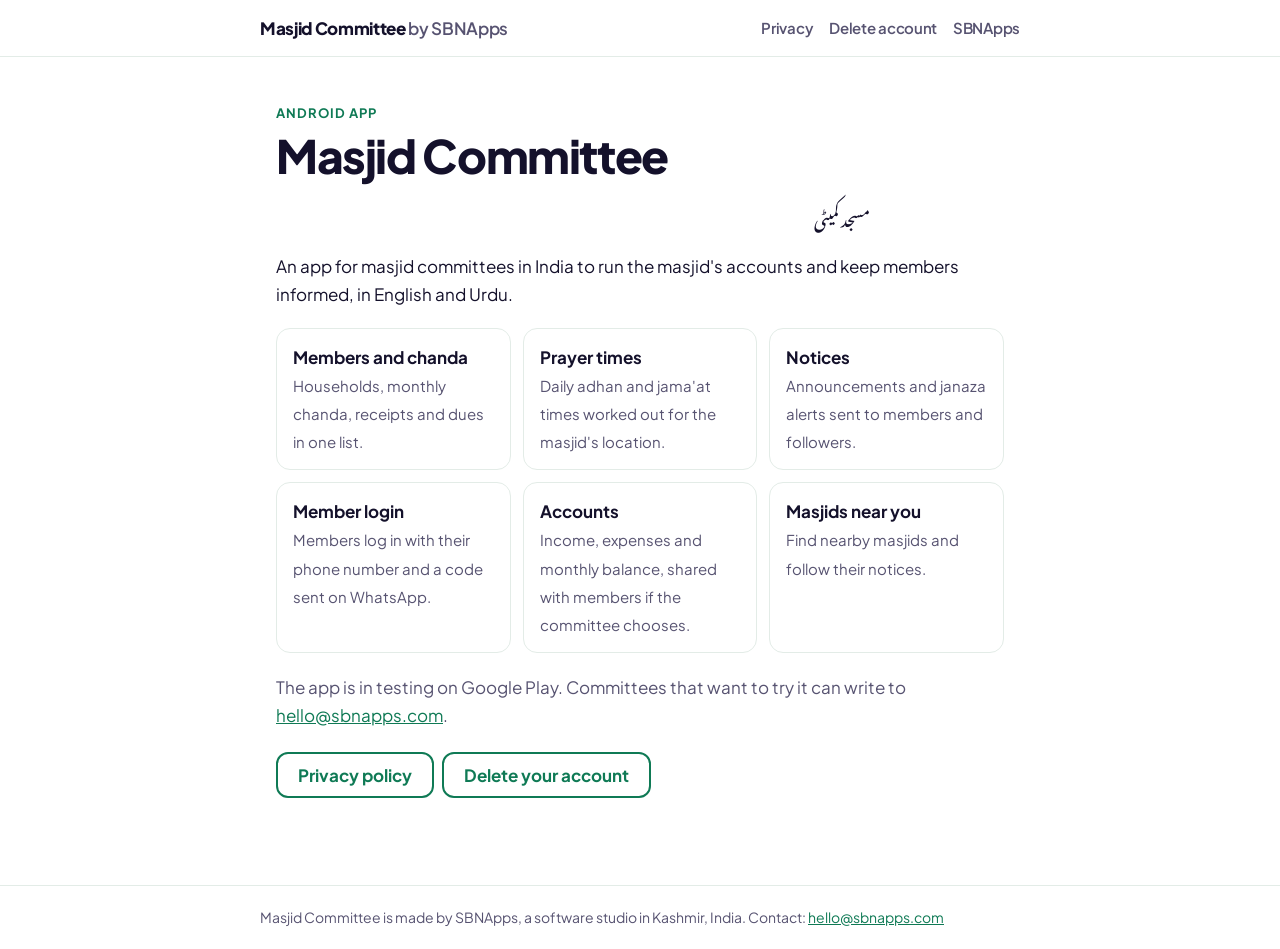
<file: masjid-committee/index.html>
<!DOCTYPE html>
<html lang="en">
<head>
<title>Masjid Committee app</title>
<meta name="description" content="Masjid Committee: members, chanda, receipts, prayer times and notices for masjid committees, in English and Urdu.">
<meta charset="UTF-8">
<meta name="viewport" content="width=device-width,initial-scale=1,viewport-fit=cover">
<link rel="preconnect" href="https://fonts.googleapis.com">
<link rel="preconnect" href="https://fonts.gstatic.com" crossorigin>
<link href="https://fonts.googleapis.com/css2?family=Plus+Jakarta+Sans:wght@400;600;700;800&family=Noto+Nastaliq+Urdu:wght@500&display=swap" rel="stylesheet">
<link rel="stylesheet" href="/masjid-committee/mc.css">
</head>
<body>
<header class="top"><div class="in"><a href="/masjid-committee/">Masjid Committee <span class="mute" style="font-weight:600">by SBNApps</span></a><nav><a href="/masjid-committee/privacy/">Privacy</a><a href="/masjid-committee/delete-account/">Delete account</a><a href="/">SBNApps</a></nav></div></header>
<main>
<span class="kick">Android app</span>
<h1>Masjid Committee</h1>
<p class="ur" lang="ur">مسجد کمیٹی</p>
<p>An app for masjid committees in India to run the masjid's accounts and keep members informed, in English and Urdu.</p>
<div class="feat">
<div><b>Members and chanda</b><span>Households, monthly chanda, receipts and dues in one list.</span></div>
<div><b>Prayer times</b><span>Daily adhan and jama'at times worked out for the masjid's location.</span></div>
<div><b>Notices</b><span>Announcements and janaza alerts sent to members and followers.</span></div>
<div><b>Member login</b><span>Members log in with their phone number and a code sent on WhatsApp.</span></div>
<div><b>Accounts</b><span>Income, expenses and monthly balance, shared with members if the committee chooses.</span></div>
<div><b>Masjids near you</b><span>Find nearby masjids and follow their notices.</span></div>
</div>
<p class="mute">The app is in testing on Google Play. Committees that want to try it can write to <a href="mailto:hello@sbnapps.com">hello@sbnapps.com</a>.</p>
<p><a class="btn ghost" href="/masjid-committee/privacy/">Privacy policy</a><a class="btn ghost" href="/masjid-committee/delete-account/">Delete your account</a></p>
</main>
<footer><div class="in">Masjid Committee is made by SBNApps, a software studio in Kashmir, India. Contact: <a href="mailto:hello@sbnapps.com">hello@sbnapps.com</a></div></footer>
</body>
</html>
</file>
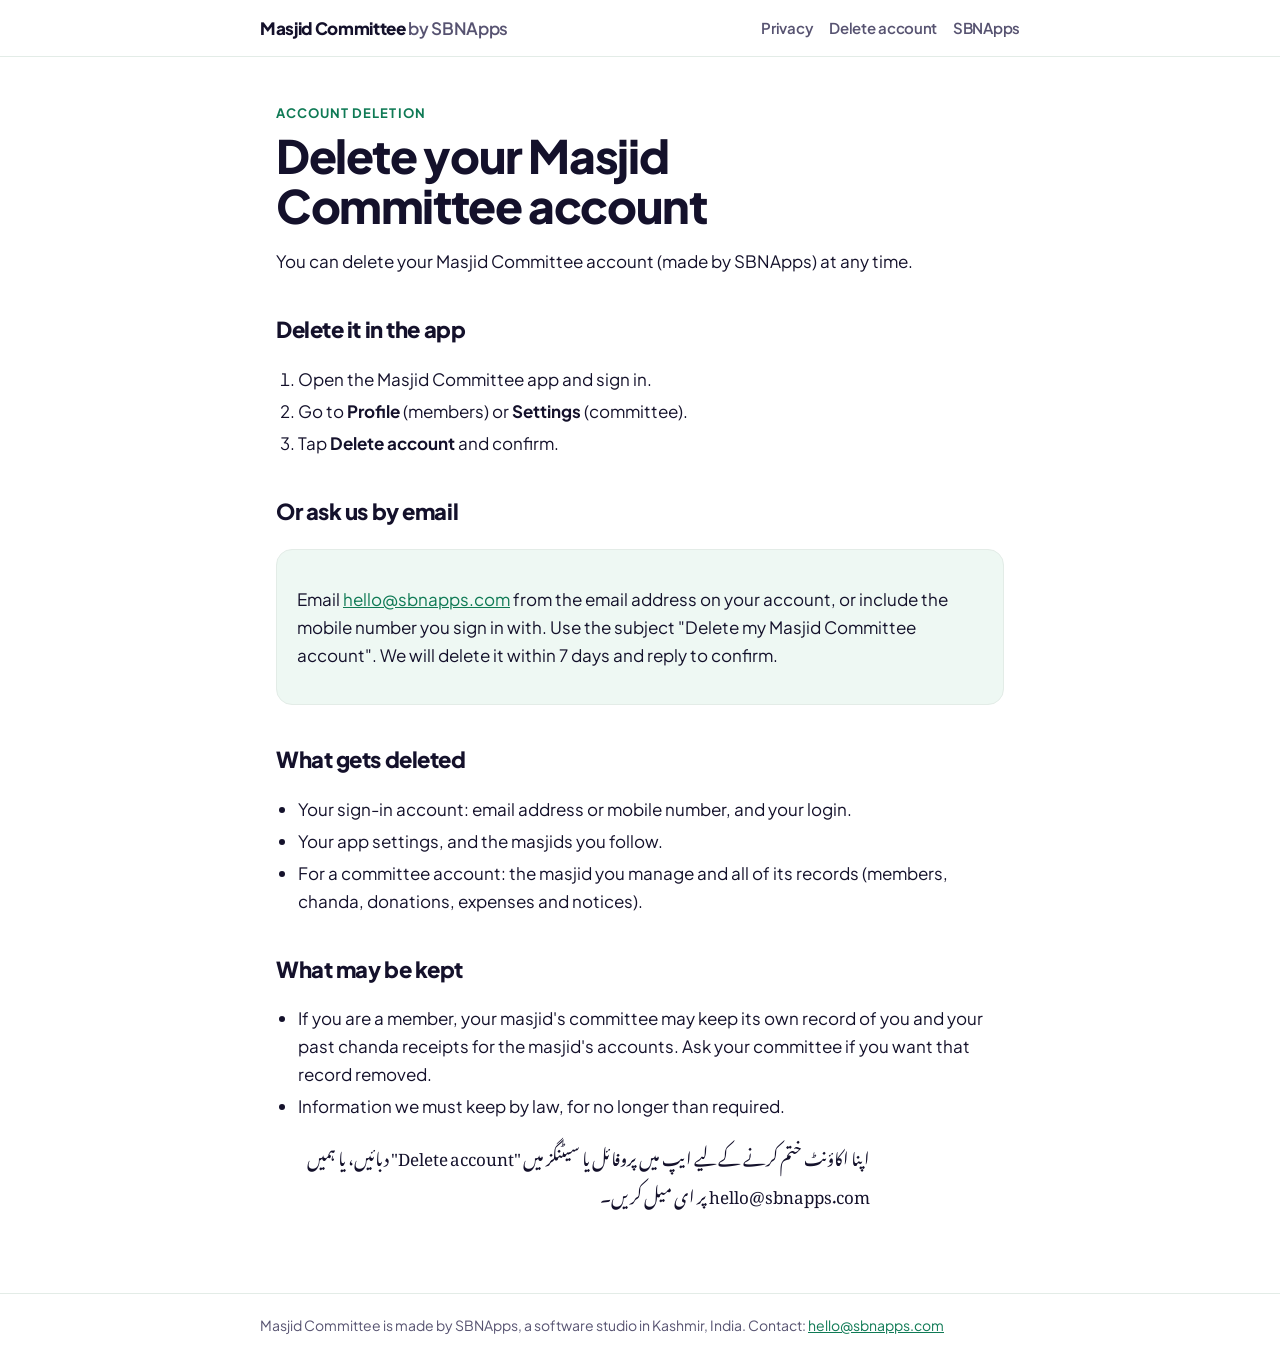
<file: masjid-committee/delete-account/index.html>
<!DOCTYPE html>
<html lang="en">
<head>
<title>Delete your Masjid Committee account</title>
<meta name="description" content="How to delete your Masjid Committee account and what happens to your data.">
<meta charset="UTF-8">
<meta name="viewport" content="width=device-width,initial-scale=1,viewport-fit=cover">
<link rel="preconnect" href="https://fonts.googleapis.com">
<link rel="preconnect" href="https://fonts.gstatic.com" crossorigin>
<link href="https://fonts.googleapis.com/css2?family=Plus+Jakarta+Sans:wght@400;600;700;800&family=Noto+Nastaliq+Urdu:wght@500&display=swap" rel="stylesheet">
<link rel="stylesheet" href="/masjid-committee/mc.css">
</head>
<body>
<header class="top"><div class="in"><a href="/masjid-committee/">Masjid Committee <span class="mute" style="font-weight:600">by SBNApps</span></a><nav><a href="/masjid-committee/privacy/">Privacy</a><a href="/masjid-committee/delete-account/">Delete account</a><a href="/">SBNApps</a></nav></div></header>
<main>
<span class="kick">Account deletion</span>
<h1>Delete your Masjid Committee account</h1>
<p>You can delete your Masjid Committee account (made by SBNApps) at any time.</p>

<h2>Delete it in the app</h2>
<ol>
<li>Open the Masjid Committee app and sign in.</li>
<li>Go to <b>Profile</b> (members) or <b>Settings</b> (committee).</li>
<li>Tap <b>Delete account</b> and confirm.</li>
</ol>

<h2>Or ask us by email</h2>
<div class="box">
<p>Email <a href="mailto:hello@sbnapps.com?subject=Delete%20my%20Masjid%20Committee%20account">hello@sbnapps.com</a> from the email address on your account, or include the mobile number you sign in with. Use the subject "Delete my Masjid Committee account". We will delete it within 7 days and reply to confirm.</p>
</div>

<h2>What gets deleted</h2>
<ul>
<li>Your sign-in account: email address or mobile number, and your login.</li>
<li>Your app settings, and the masjids you follow.</li>
<li>For a committee account: the masjid you manage and all of its records (members, chanda, donations, expenses and notices).</li>
</ul>

<h2>What may be kept</h2>
<ul>
<li>If you are a member, your masjid's committee may keep its own record of you and your past chanda receipts for the masjid's accounts. Ask your committee if you want that record removed.</li>
<li>Information we must keep by law, for no longer than required.</li>
</ul>

<p class="ur" lang="ur">اپنا اکاؤنٹ ختم کرنے کے لیے ایپ میں پروفائل یا سیٹنگز میں "Delete account" دبائیں، یا ہمیں hello@sbnapps.com پر ای میل کریں۔</p>
</main>
<footer><div class="in">Masjid Committee is made by SBNApps, a software studio in Kashmir, India. Contact: <a href="mailto:hello@sbnapps.com">hello@sbnapps.com</a></div></footer>
</body>
</html>
</file>
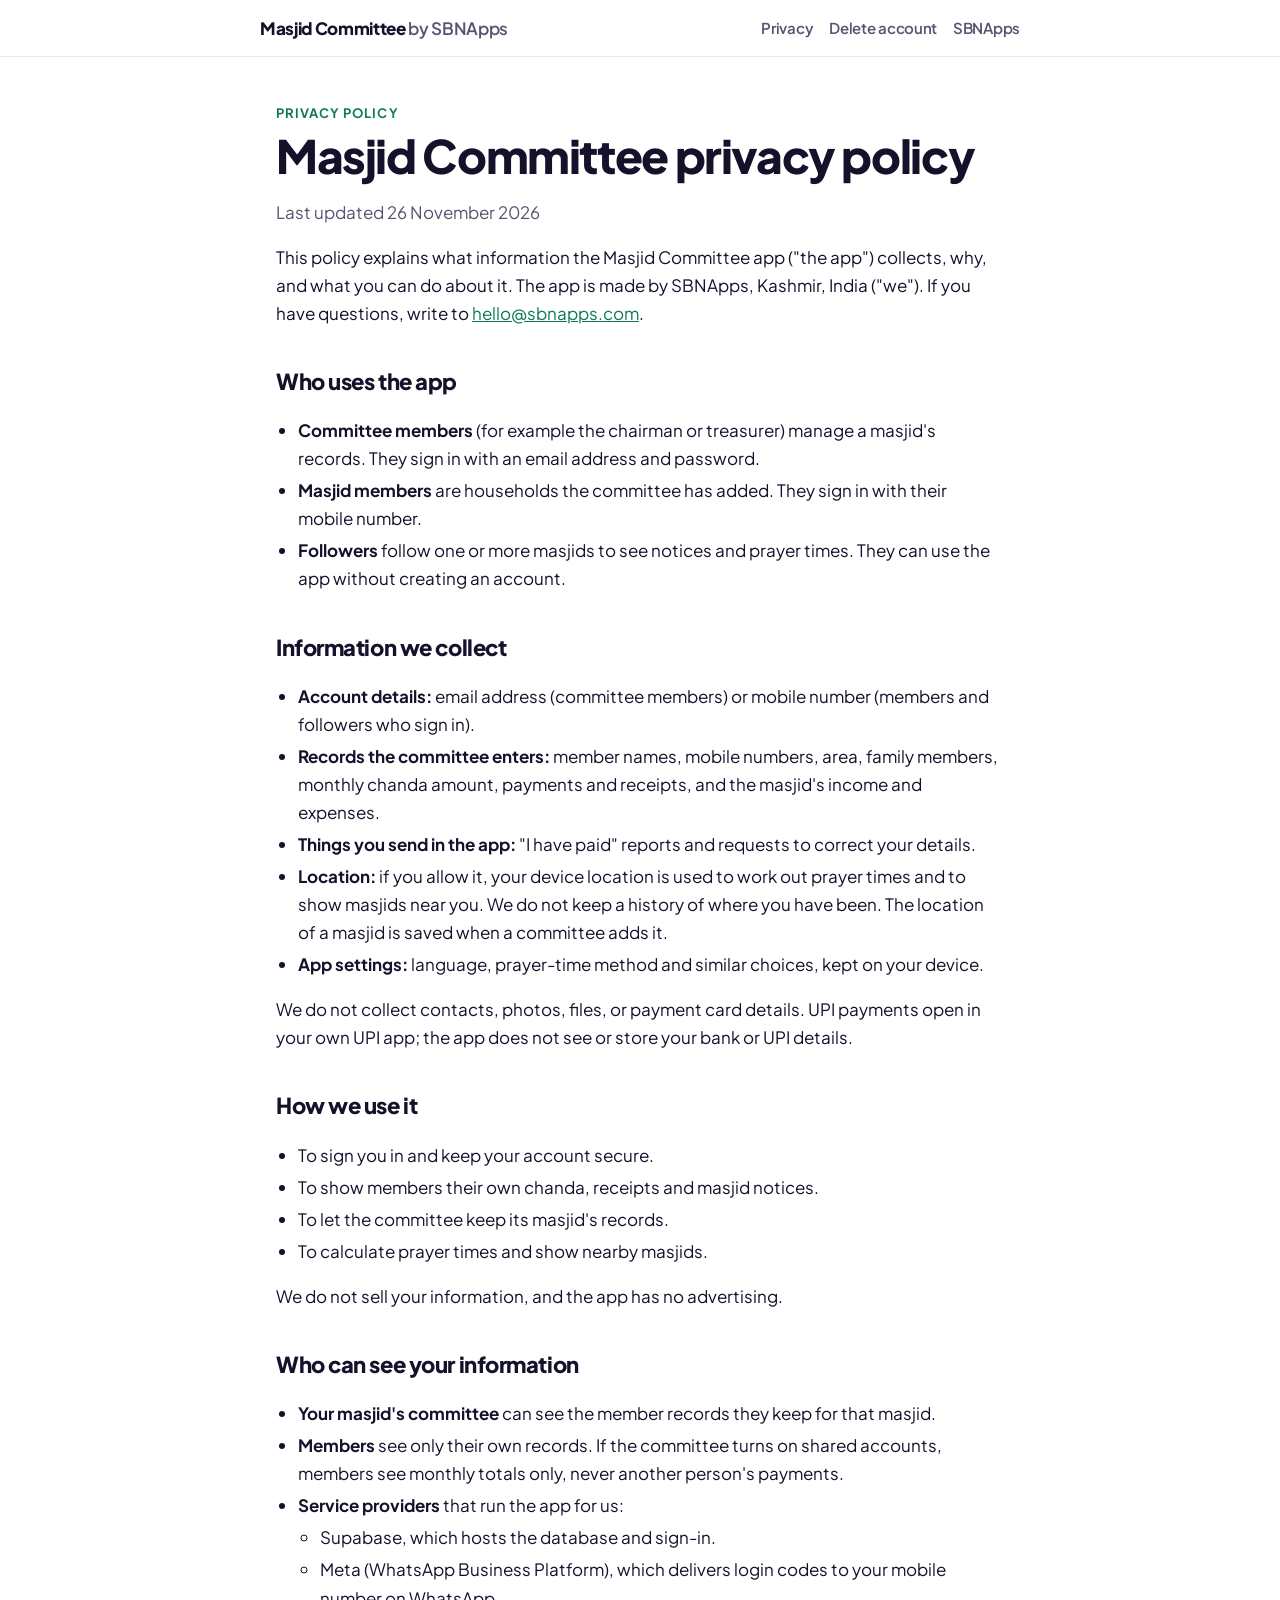
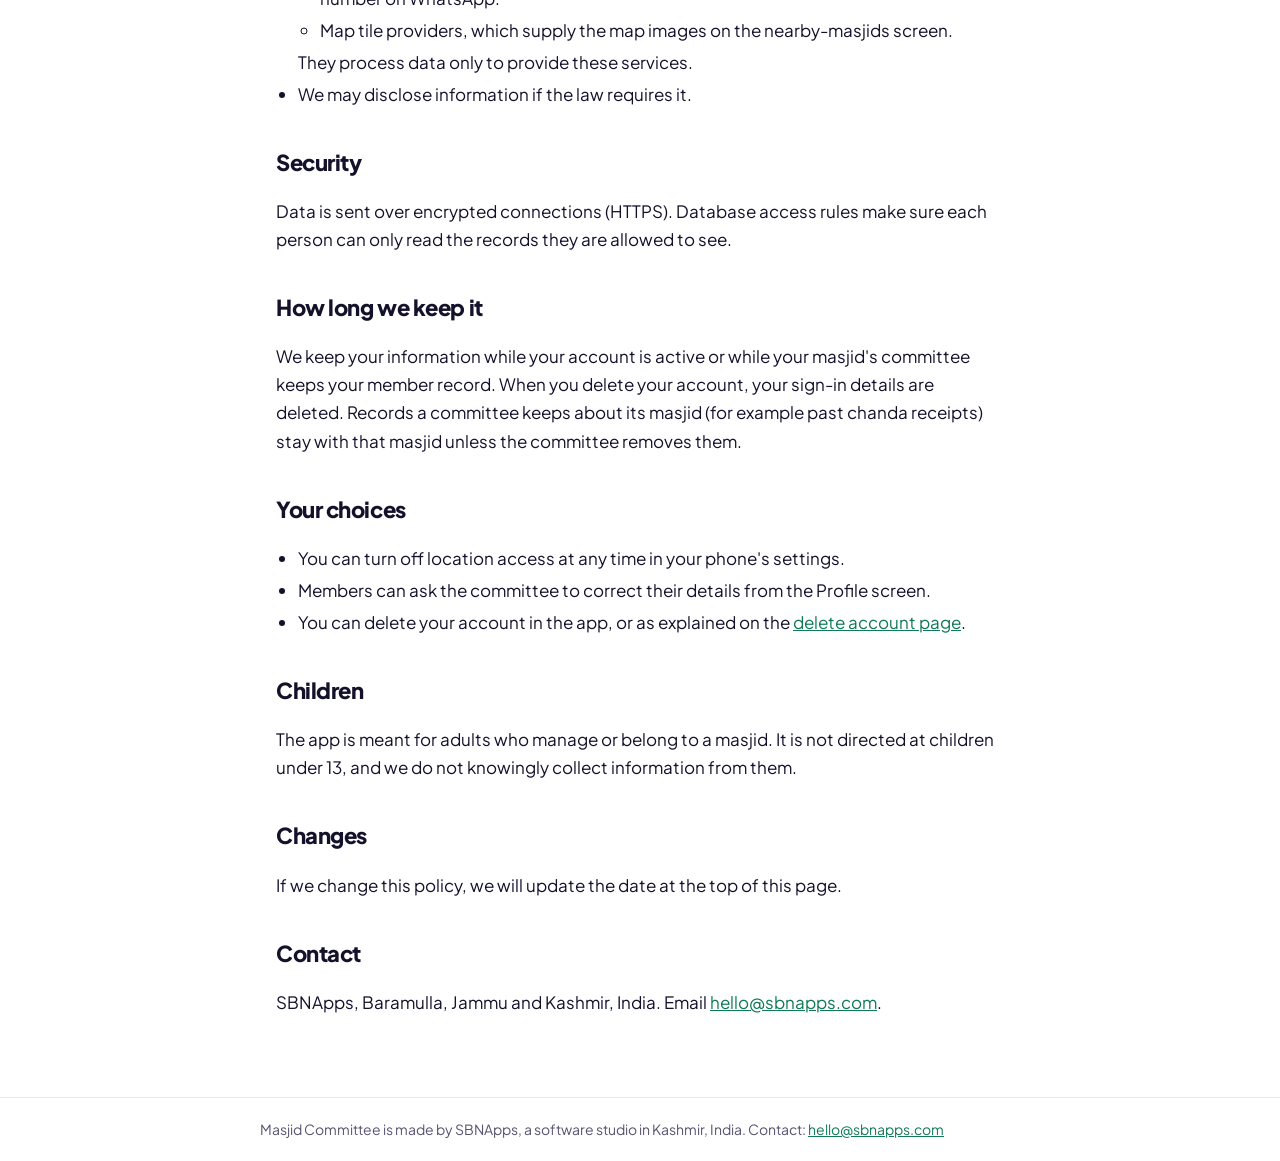
<file: masjid-committee/privacy/index.html>
<!DOCTYPE html>
<html lang="en">
<head>
<title>Masjid Committee privacy policy</title>
<meta name="description" content="How the Masjid Committee app collects, uses and protects your information.">
<meta charset="UTF-8">
<meta name="viewport" content="width=device-width,initial-scale=1,viewport-fit=cover">
<link rel="preconnect" href="https://fonts.googleapis.com">
<link rel="preconnect" href="https://fonts.gstatic.com" crossorigin>
<link href="https://fonts.googleapis.com/css2?family=Plus+Jakarta+Sans:wght@400;600;700;800&family=Noto+Nastaliq+Urdu:wght@500&display=swap" rel="stylesheet">
<link rel="stylesheet" href="/masjid-committee/mc.css">
</head>
<body>
<header class="top"><div class="in"><a href="/masjid-committee/">Masjid Committee <span class="mute" style="font-weight:600">by SBNApps</span></a><nav><a href="/masjid-committee/privacy/">Privacy</a><a href="/masjid-committee/delete-account/">Delete account</a><a href="/">SBNApps</a></nav></div></header>
<main>
<span class="kick">Privacy policy</span>
<h1>Masjid Committee privacy policy</h1>
<p class="mute">Last updated 26 November 2026</p>

<p>This policy explains what information the Masjid Committee app ("the app") collects, why, and what you can do about it. The app is made by SBNApps, Kashmir, India ("we"). If you have questions, write to <a href="mailto:hello@sbnapps.com">hello@sbnapps.com</a>.</p>

<h2>Who uses the app</h2>
<ul>
<li><b>Committee members</b> (for example the chairman or treasurer) manage a masjid's records. They sign in with an email address and password.</li>
<li><b>Masjid members</b> are households the committee has added. They sign in with their mobile number.</li>
<li><b>Followers</b> follow one or more masjids to see notices and prayer times. They can use the app without creating an account.</li>
</ul>

<h2>Information we collect</h2>
<ul>
<li><b>Account details:</b> email address (committee members) or mobile number (members and followers who sign in).</li>
<li><b>Records the committee enters:</b> member names, mobile numbers, area, family members, monthly chanda amount, payments and receipts, and the masjid's income and expenses.</li>
<li><b>Things you send in the app:</b> "I have paid" reports and requests to correct your details.</li>
<li><b>Location:</b> if you allow it, your device location is used to work out prayer times and to show masjids near you. We do not keep a history of where you have been. The location of a masjid is saved when a committee adds it.</li>
<li><b>App settings:</b> language, prayer-time method and similar choices, kept on your device.</li>
</ul>
<p>We do not collect contacts, photos, files, or payment card details. UPI payments open in your own UPI app; the app does not see or store your bank or UPI details.</p>

<h2>How we use it</h2>
<ul>
<li>To sign you in and keep your account secure.</li>
<li>To show members their own chanda, receipts and masjid notices.</li>
<li>To let the committee keep its masjid's records.</li>
<li>To calculate prayer times and show nearby masjids.</li>
</ul>
<p>We do not sell your information, and the app has no advertising.</p>

<h2>Who can see your information</h2>
<ul>
<li><b>Your masjid's committee</b> can see the member records they keep for that masjid.</li>
<li><b>Members</b> see only their own records. If the committee turns on shared accounts, members see monthly totals only, never another person's payments.</li>
<li><b>Service providers</b> that run the app for us:
  <ul>
  <li>Supabase, which hosts the database and sign-in.</li>
  <li>Meta (WhatsApp Business Platform), which delivers login codes to your mobile number on WhatsApp.</li>
  <li>Map tile providers, which supply the map images on the nearby-masjids screen.</li>
  </ul>
  They process data only to provide these services.</li>
<li>We may disclose information if the law requires it.</li>
</ul>

<h2>Security</h2>
<p>Data is sent over encrypted connections (HTTPS). Database access rules make sure each person can only read the records they are allowed to see.</p>

<h2>How long we keep it</h2>
<p>We keep your information while your account is active or while your masjid's committee keeps your member record. When you delete your account, your sign-in details are deleted. Records a committee keeps about its masjid (for example past chanda receipts) stay with that masjid unless the committee removes them.</p>

<h2>Your choices</h2>
<ul>
<li>You can turn off location access at any time in your phone's settings.</li>
<li>Members can ask the committee to correct their details from the Profile screen.</li>
<li>You can delete your account in the app, or as explained on the <a href="/masjid-committee/delete-account/">delete account page</a>.</li>
</ul>

<h2>Children</h2>
<p>The app is meant for adults who manage or belong to a masjid. It is not directed at children under 13, and we do not knowingly collect information from them.</p>

<h2>Changes</h2>
<p>If we change this policy, we will update the date at the top of this page.</p>

<h2>Contact</h2>
<p>SBNApps, Baramulla, Jammu and Kashmir, India. Email <a href="mailto:hello@sbnapps.com">hello@sbnapps.com</a>.</p>
</main>
<footer><div class="in">Masjid Committee is made by SBNApps, a software studio in Kashmir, India. Contact: <a href="mailto:hello@sbnapps.com">hello@sbnapps.com</a></div></footer>
</body>
</html>
</file>
<file: masjid-committee/mc.css>
:root{color-scheme:light dark;--bg:light-dark(#ffffff,#0e0c18);--ink:light-dark(#14112b,#efedf9);--mute:light-dark(#575371,#aaa6c4);--g:light-dark(#0f7a55,#3fbf8c);--tint:light-dark(#eef8f3,#122019);--line:light-dark(#e3ece7,#26332c);--acc:#c9a227}
:root[data-theme=light]{color-scheme:light}
:root[data-theme=dark]{color-scheme:dark}
*{box-sizing:border-box;min-width:0}
body{margin:0;background:var(--bg);color:var(--ink);font:17px/1.65 "Plus Jakarta Sans",system-ui,sans-serif}
a{color:var(--g)}
.top{border-bottom:1px solid var(--line);padding-block:14px;padding-left:max(16px,env(safe-area-inset-left,0px));padding-right:max(16px,env(safe-area-inset-right,0px))}
.top .in{max-width:760px;margin-inline:auto;display:flex;justify-content:space-between;align-items:center;gap:12px;flex-wrap:wrap}
.top a{text-decoration:none;color:var(--ink);font-weight:800;letter-spacing:-.02em}
.top nav{display:flex;gap:16px;font-size:15px}
.top nav a{font-weight:600;color:var(--mute)}
main{max-width:760px;margin-inline:auto;padding-block:40px 64px;padding-left:max(16px,env(safe-area-inset-left,0px));padding-right:max(16px,env(safe-area-inset-right,0px))}
.kick{display:inline-block;font-size:13px;font-weight:700;letter-spacing:.08em;text-transform:uppercase;color:var(--g)}
h1{font-size:clamp(32px,5vw,46px);font-weight:800;letter-spacing:-.03em;line-height:1.08;margin:6px 0 12px;text-wrap:balance}
h2{font-size:22px;font-weight:800;letter-spacing:-.02em;margin:36px 0 8px;text-wrap:balance}
p,li{max-width:66ch}
ul,ol{padding-left:22px}
li{margin:4px 0}
.mute{color:var(--mute)}
.ur{font-family:"Noto Nastaliq Urdu",serif;line-height:2.2;direction:rtl}
.box{background:var(--tint);border:1px solid var(--line);border-radius:16px;padding:18px 20px;margin:20px 0}
.btn{display:inline-flex;align-items:center;min-height:46px;padding:0 20px;border-radius:12px;background:var(--g);color:#fff;font-weight:700;text-decoration:none;margin:6px 8px 6px 0}
.btn.ghost{background:transparent;color:var(--g);border:2px solid var(--g)}
.feat{display:grid;grid-template-columns:repeat(auto-fit,minmax(210px,1fr));gap:12px;margin:20px 0}
.feat div{border:1px solid var(--line);border-radius:14px;padding:14px 16px}
.feat b{display:block}
.feat span{color:var(--mute);font-size:15px}
footer{border-top:1px solid var(--line);color:var(--mute);font-size:14px;padding-block:20px;padding-left:max(16px,env(safe-area-inset-left,0px));padding-right:max(16px,env(safe-area-inset-right,0px))}
footer .in{max-width:760px;margin-inline:auto}
</file>
